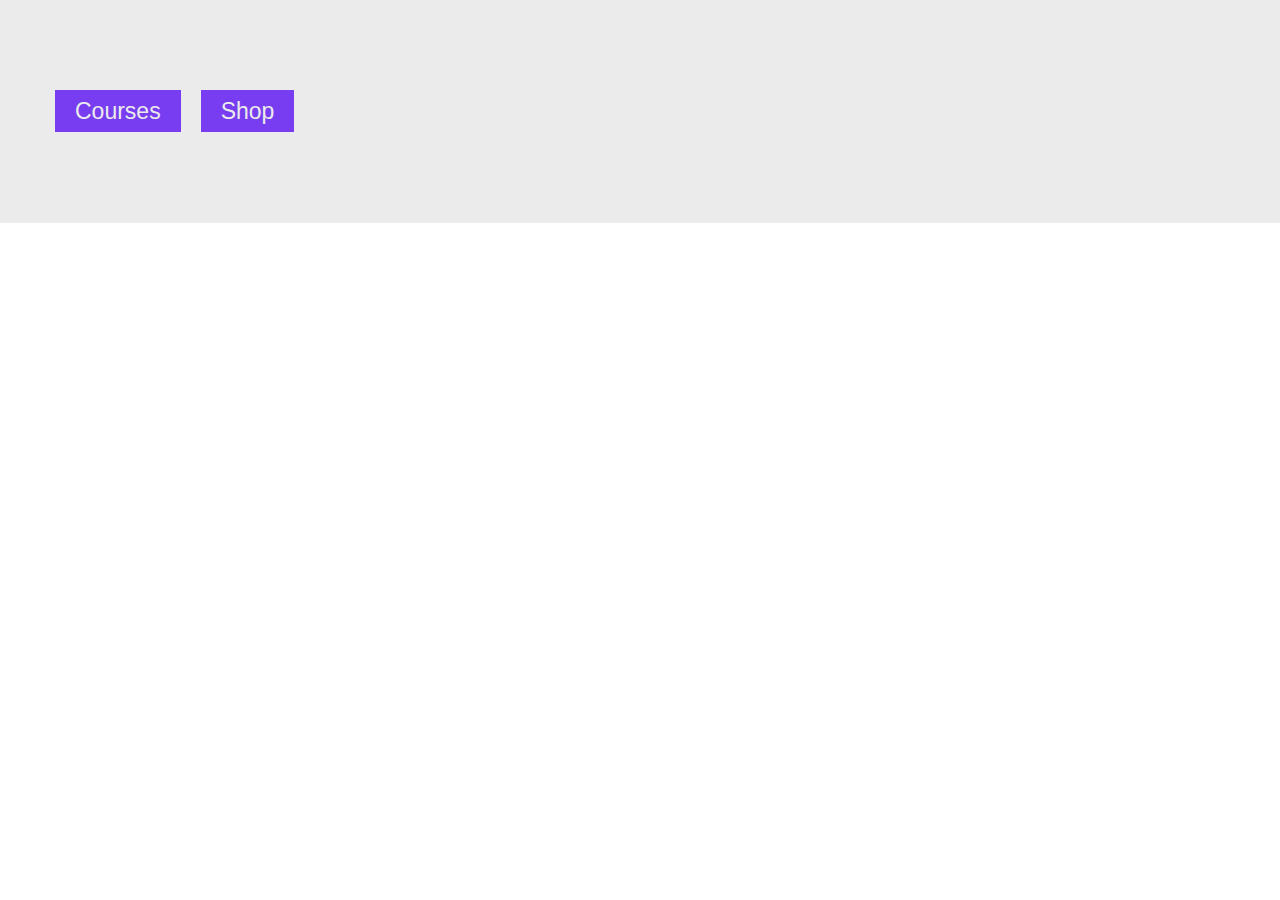
<file: index.html>
<!DOCTYPE html>
<html lang="en">
    <head>
        <meta charset="UTF-8" />
        <meta name="viewport" content="width=device-width, initial-scale=1.0" />
        <title>Scholars</title>

        <!-- Reset Css -->
        <link rel="stylesheet" href="./css/reset.css" />
        <link rel="stylesheet" href="./css/styles.css" />
    </head>
    <body>
        <div class="index">
            <div class="container">
                <ul class="index__list">
                    <li class="index__item">
                        <a href="./courses.html" class="index__link">Courses</a>
                    </li>
                    <li class="index__item">
                        <a href="./shop.html" class="index__link">Shop</a>
                    </li>
                </ul>
            </div>
        </div>
    </body>
</html>
</file>
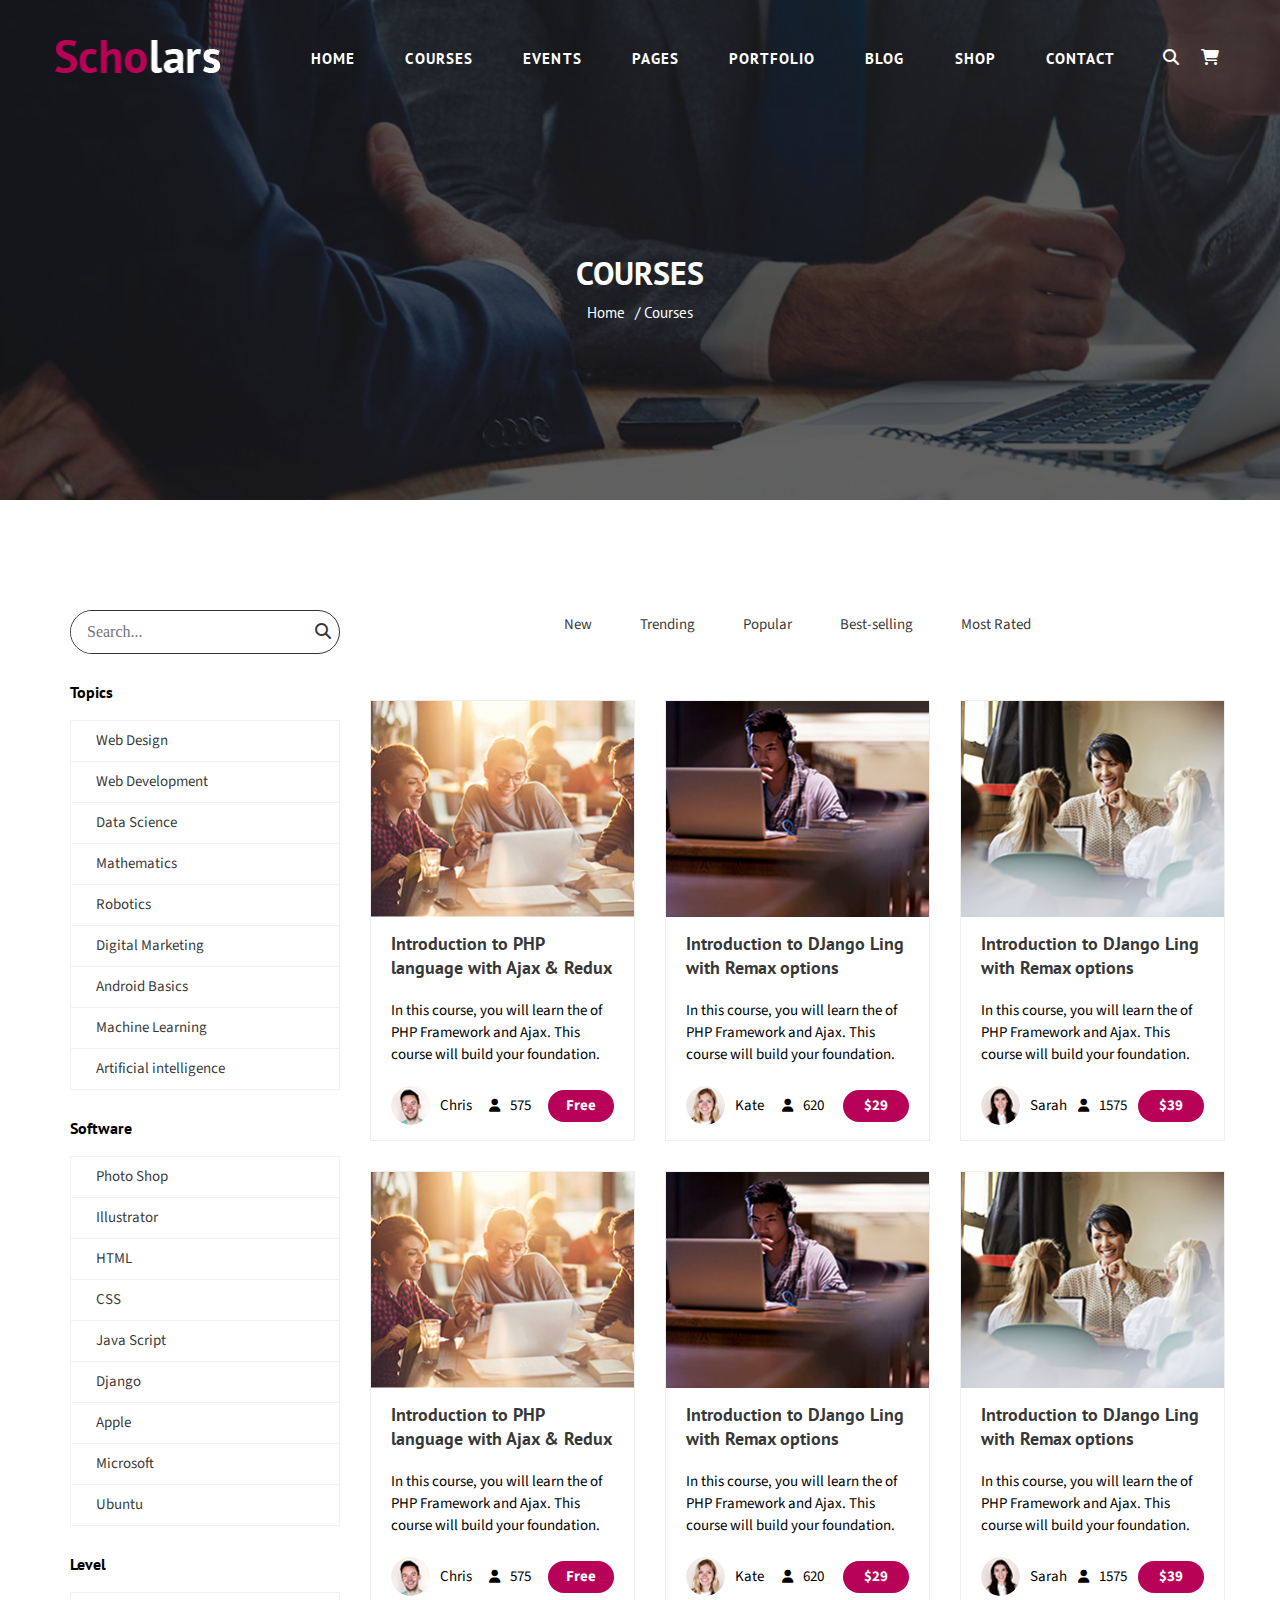
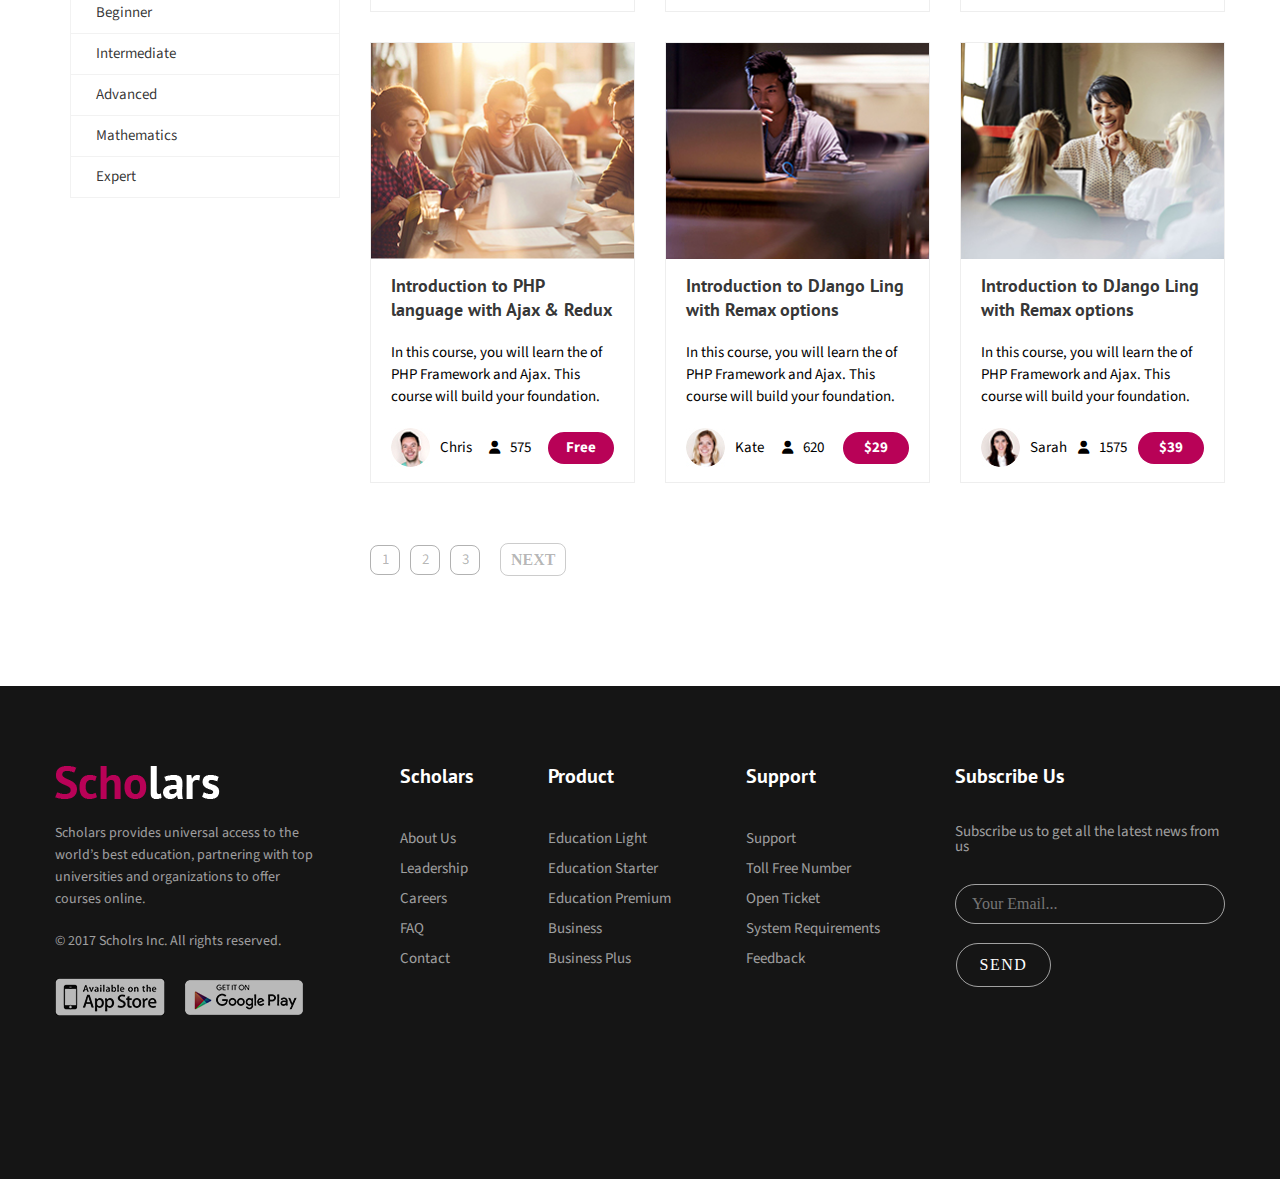
<file: Courses.html>
<!DOCTYPE html>
<html lang="en">
    <head>
        <meta charset="UTF-8" />
        <meta name="viewport" content="width=device-width, initial-scale=1.0" />
        <title>Scholars</title>

        <!-- Reset Css -->
        <link rel="stylesheet" href="./css/reset.css" />

        <!-- Google Font -->
        <link rel="preconnect" href="https://fonts.googleapis.com" />
        <link rel="preconnect" href="https://fonts.gstatic.com" crossorigin />
        <link
            href="https://fonts.googleapis.com/css2?family=PT+Sans:ital,wght@0,400;0,700;1,400;1,700&family=Source+Sans+3:ital,wght@0,200..900;1,200..900&display=swap"
            rel="stylesheet"
        />

        <!-- Font Awesome -->
        <link rel="preconnect" href="https://cdnjs.cloudflare.com" />
        <link
            rel="stylesheet"
            href="https://cdnjs.cloudflare.com/ajax/libs/font-awesome/6.7.2/css/all.min.css"
            integrity="sha512-Evv84Mr4kqVGRNSgIGL/F/aIDqQb7xQ2vcrdIwxfjThSH8CSR7PBEakCr51Ck+w+/U6swU2Im1vVX0SVk9ABhg=="
            crossorigin="anonymous"
            referrerpolicy="no-referrer"
        />

        <!-- Styles Css -->
        <link rel="stylesheet" href="./css/styles.css" />
    </head>
    <body>
        <!-- Header -->
        <header class="header">
            <div class="inner">
                <div class="container">
                    <div class="wrapper">
                        <div class="header-top">
                            <a href="#!"
                                ><img
                                    src="./img/logo.png"
                                    alt="Logo"
                                    class="logo"
                            /></a>
                            <ul class="nav-list">
                                <li class="nav-item">
                                    <a href="#!">HOME</a>
                                    <ul class="submenu-list">
                                        <li>
                                            <a href="#!" class="submenu-item"
                                                >Home Version One</a
                                            >
                                        </li>
                                        <li>
                                            <a href="#!" class="submenu-item"
                                                >Home Version Two</a
                                            >
                                        </li>
                                        <li>
                                            <a href="#!" class="submenu-item"
                                                >Home Video Background</a
                                            >
                                        </li>
                                    </ul>
                                </li>
                                <li class="nav-item">
                                    <a href="#!">COURSES</a>
                                    <ul class="submenu-list">
                                        <li>
                                            <a href="#!" class="submenu-item"
                                                >Courses 2 Column</a
                                            >
                                        </li>
                                        <li>
                                            <a href="#!" class="submenu-item"
                                                >Courses 3 Column</a
                                            >
                                        </li>
                                        <li>
                                            <a href="#!" class="submenu-item"
                                                >Courses Detail</a
                                            >
                                        </li>
                                    </ul>
                                </li>
                                <li class="nav-item">
                                    <a href="#!">EVENTS</a>
                                    <ul class="submenu-list">
                                        <li>
                                            <a href="#!" class="submenu-item"
                                                >Events List</a
                                            >
                                        </li>
                                        <li>
                                            <a href="#!" class="submenu-item"
                                                >Events Grid</a
                                            >
                                        </li>
                                        <li>
                                            <a href="#!" class="submenu-item"
                                                >Events Single</a
                                            >
                                        </li>
                                    </ul>
                                </li>
                                <li class="nav-item">
                                    <a href="#!">PAGES</a>
                                    <ul class="submenu-list">
                                        <li>
                                            <a href="#!" class="submenu-item"
                                                >Our Teachers</a
                                            >
                                        </li>
                                        <li>
                                            <a href="#!" class="submenu-item"
                                                >Teachers Profile</a
                                            >
                                        </li>
                                        <li>
                                            <a href="#!" class="submenu-item"
                                                >About Us</a
                                            >
                                        </li>
                                        <li>
                                            <a href="#!" class="submenu-item"
                                                >Error Page</a
                                            >
                                        </li>
                                        <li>
                                            <a href="#!" class="submenu-item"
                                                >FAQ Page</a
                                            >
                                        </li>
                                        <li>
                                            <a href="#!" class="submenu-item"
                                                >Login</a
                                            >
                                        </li>
                                        <li>
                                            <a href="#!" class="submenu-item"
                                                >Sign up</a
                                            >
                                        </li>
                                    </ul>
                                </li>
                                <li class="nav-item">
                                    <a href="#!">PORTFOLIO</a>
                                    <ul class="submenu-list">
                                        <li>
                                            <a href="#!" class="submenu-item"
                                                >Portfolio 2 Column</a
                                            >
                                        </li>
                                        <li>
                                            <a href="#!" class="submenu-item"
                                                >Portfolio 3 Column</a
                                            >
                                        </li>
                                        <li>
                                            <a href="#!" class="submenu-item"
                                                >Portfolio 4 Column</a
                                            >
                                        </li>
                                    </ul>
                                </li>
                                <li class="nav-item">
                                    <a href="#!">BLOG</a>
                                    <ul class="submenu-list">
                                        <li>
                                            <a href="#!" class="submenu-item"
                                                >Blog</a
                                            >
                                        </li>
                                        <li>
                                            <a href="#!" class="submenu-item"
                                                >Blog Details</a
                                            >
                                        </li>
                                    </ul>
                                </li>
                                <li class="nav-item">
                                    <a href="#!">SHOP</a>
                                    <ul class="submenu-list">
                                        <li>
                                            <a href="#!" class="submenu-item"
                                                >Shop Page</a
                                            >
                                        </li>
                                        <li>
                                            <a href="#!" class="submenu-item"
                                                >Shop Details</a
                                            >
                                        </li>
                                    </ul>
                                </li>
                                <li class="nav-item">
                                    <a href="#!">CONTACT</a>
                                </li>
                            </ul>
                            <div class="action">
                                <button class="action-btn">
                                    <i class="fa-solid fa-magnifying-glass"></i>
                                </button>
                                <button class="action-btn">
                                    <i class="fa-solid fa-cart-shopping"></i>
                                </button>
                            </div>
                        </div>
                        <div class="header-content">
                            <h1 class="header-heading">COURSES</h1>
                            <ul class="header-breadcrumb">
                                <li class="breadcrumb">
                                    <a href="#!">Home</a>
                                </li>
                                <li class="breadcrumb">
                                    <a href="#!">Courses</a>
                                </li>
                            </ul>
                        </div>
                    </div>
                </div>
            </div>
        </header>
        <!-- Main -->
        <main class="main">
            <div class="container">
                <div class="main-wrapper">
                    <div class="sidebar">
                        <form action="" class="search-form" autocomplete="off">
                            <input
                                type="text"
                                class="search-input"
                                placeholder="Search..."
                                spellcheck="false"
                            />
                            <button class="search-btn">
                                <i class="fa-solid fa-magnifying-glass"></i>
                            </button>
                        </form>
                        <h2 class="sidebar-heading">Topics</h2>
                        <ul class="sidebar-list">
                            <li class="sidebar-item">
                                <a href="#!">Web Design</a>
                            </li>
                            <li class="sidebar-item">
                                <a href="#!">Web Development</a>
                            </li>
                            <li class="sidebar-item">
                                <a href="#!">Data Science</a>
                            </li>
                            <li class="sidebar-item">
                                <a href="#!">Mathematics</a>
                            </li>
                            <li class="sidebar-item">
                                <a href="#!">Robotics</a>
                            </li>
                            <li class="sidebar-item">
                                <a href="#!">Digital Marketing</a>
                            </li>
                            <li class="sidebar-item">
                                <a href="#!">Android Basics</a>
                            </li>
                            <li class="sidebar-item">
                                <a href="#!">Machine Learning</a>
                            </li>
                            <li class="sidebar-item">
                                <a href="#!">Artificial intelligence</a>
                            </li>
                        </ul>
                        <h2 class="sidebar-heading">Software</h2>
                        <ul class="sidebar-list">
                            <li class="sidebar-item">
                                <a href="#!">Photo Shop</a>
                            </li>
                            <li class="sidebar-item">
                                <a href="#!">Illustrator</a>
                            </li>
                            <li class="sidebar-item"><a href="#!">HTML</a></li>
                            <li class="sidebar-item"><a href="#!">CSS</a></li>
                            <li class="sidebar-item">
                                <a href="#!">Java Script</a>
                            </li>
                            <li class="sidebar-item">
                                <a href="#!">Django</a>
                            </li>
                            <li class="sidebar-item"><a href="#!">Apple</a></li>
                            <li class="sidebar-item">
                                <a href="#!">Microsoft</a>
                            </li>
                            <li class="sidebar-item">
                                <a href="#!">Ubuntu</a>
                            </li>
                        </ul>
                        <h2 class="sidebar-heading">Level</h2>
                        <ul class="sidebar-list">
                            <li class="sidebar-item">
                                <a href="#!">Beginner</a>
                            </li>
                            <li class="sidebar-item">
                                <a href="#!">Intermediate</a>
                            </li>
                            <li class="sidebar-item">
                                <a href="#!">Advanced</a>
                            </li>
                            <li class="sidebar-item">
                                <a href="#!">Mathematics</a>
                            </li>
                            <li class="sidebar-item">
                                <a href="#!">Expert</a>
                            </li>
                        </ul>
                    </div>
                    <div class="main-content">
                        <ul class="breadcrumb-list">
                            <li class="breadcrumb-item">
                                <a href="#!">New</a>
                            </li>
                            <li class="breadcrumb-item">
                                <a href="#!">Trending</a>
                            </li>
                            <li class="breadcrumb-item">
                                <a href="#!">Popular</a>
                            </li>
                            <li class="breadcrumb-item">
                                <a href="#!">Best-selling</a>
                            </li>
                            <li class="breadcrumb-item">
                                <a href="#!">Most Rated</a>
                            </li>
                        </ul>
                        <div class="content-body">
                            <!-- Content Item 1 -->
                            <div class="content-item">
                                <a href="#!"
                                    ><img
                                        src="./img/img-content-item-1.jpg"
                                        alt=""
                                        class="content-item-img"
                                /></a>
                                <div class="content-item-inner">
                                    <a href="#!">
                                        <h3 class="content-title">
                                            Introduction to PHP language with
                                            Ajax & Redux
                                        </h3>
                                    </a>
                                    <p class="content-desc">
                                        In this course, you will learn the of
                                        PHP Framework and Ajax. This course will
                                        build your foundation.
                                    </p>
                                    <div class="content-info">
                                        <a href="#!" class="info-link"
                                            ><img
                                                src="./img/info-avatar-1.jpg"
                                                alt=""
                                                class="info-avatar"
                                            />Chris</a
                                        >
                                        <div class="info-quantity">
                                            <i class="fa-solid fa-user"></i>
                                            <span>575</span>
                                        </div>
                                        <a href="#!" class="info-btn">Free</a>
                                    </div>
                                </div>
                            </div>

                            <!-- Content Item 2 -->
                            <div class="content-item">
                                <a href="#!"
                                    ><img
                                        src="./img/img-content-item-2.jpg"
                                        alt=""
                                        class="content-item-img"
                                /></a>
                                <div class="content-item-inner">
                                    <a href="#!">
                                        <h3 class="content-title">
                                            Introduction to DJango Ling with
                                            Remax options
                                        </h3>
                                    </a>
                                    <p class="content-desc">
                                        In this course, you will learn the of
                                        PHP Framework and Ajax. This course will
                                        build your foundation.
                                    </p>
                                    <div class="content-info">
                                        <a href="#!" class="info-link">
                                            <img
                                                src="./img/info-avatar-2.jpg"
                                                alt=""
                                                class="info-avatar"
                                            />
                                            Kate
                                        </a>
                                        <div class="info-quantity">
                                            <i class="fa-solid fa-user"></i>
                                            <span>620</span>
                                        </div>
                                        <a href="#!" class="info-btn">$29</a>
                                    </div>
                                </div>
                            </div>

                            <!-- Content Item 3 -->
                            <div class="content-item">
                                <a href="#!"
                                    ><img
                                        src="./img/img-content-item-3.jpg"
                                        alt=""
                                        class="content-item-img"
                                /></a>
                                <div class="content-item-inner">
                                    <a href="#!">
                                        <h3 class="content-title">
                                            Introduction to DJango Ling with
                                            Remax options
                                        </h3>
                                    </a>
                                    <p class="content-desc">
                                        In this course, you will learn the of
                                        PHP Framework and Ajax. This course will
                                        build your foundation.
                                    </p>
                                    <div class="content-info">
                                        <a href="#!" class="info-link"
                                            ><img
                                                src="./img/info-avatar-3.jpg"
                                                alt=""
                                                class="info-avatar"
                                            />Sarah</a
                                        >
                                        <div class="info-quantity">
                                            <i class="fa-solid fa-user"></i>
                                            <span>1575</span>
                                        </div>
                                        <a href="#!" class="info-btn">$39</a>
                                    </div>
                                </div>
                            </div>

                            <!-- Content Item 4 -->
                            <div class="content-item">
                                <a href="#!"
                                    ><img
                                        src="./img/img-content-item-1.jpg"
                                        alt=""
                                        class="content-item-img"
                                /></a>
                                <div class="content-item-inner">
                                    <a href="#!">
                                        <h3 class="content-title">
                                            Introduction to PHP language with
                                            Ajax & Redux
                                        </h3>
                                    </a>
                                    <p class="content-desc">
                                        In this course, you will learn the of
                                        PHP Framework and Ajax. This course will
                                        build your foundation.
                                    </p>
                                    <div class="content-info">
                                        <a href="#!" class="info-link"
                                            ><img
                                                src="./img/info-avatar-1.jpg"
                                                alt=""
                                                class="info-avatar"
                                            />Chris</a
                                        >
                                        <div class="info-quantity">
                                            <i class="fa-solid fa-user"></i>
                                            <span>575</span>
                                        </div>
                                        <a href="#!" class="info-btn">Free</a>
                                    </div>
                                </div>
                            </div>

                            <!-- Content Item 5 -->
                            <div class="content-item">
                                <a href="#!"
                                    ><img
                                        src="./img/img-content-item-2.jpg"
                                        alt=""
                                        class="content-item-img"
                                /></a>
                                <div class="content-item-inner">
                                    <a href="#!">
                                        <h3 class="content-title">
                                            Introduction to DJango Ling with
                                            Remax options
                                        </h3>
                                    </a>
                                    <p class="content-desc">
                                        In this course, you will learn the of
                                        PHP Framework and Ajax. This course will
                                        build your foundation.
                                    </p>
                                    <div class="content-info">
                                        <a href="#!" class="info-link">
                                            <img
                                                src="./img/info-avatar-2.jpg"
                                                alt=""
                                                class="info-avatar"
                                            />
                                            Kate
                                        </a>
                                        <div class="info-quantity">
                                            <i class="fa-solid fa-user"></i>
                                            <span>620</span>
                                        </div>
                                        <a href="#!" class="info-btn">$29</a>
                                    </div>
                                </div>
                            </div>

                            <!-- Content Item 6 -->
                            <div class="content-item">
                                <a href="#!"
                                    ><img
                                        src="./img/img-content-item-3.jpg"
                                        alt=""
                                        class="content-item-img"
                                /></a>
                                <div class="content-item-inner">
                                    <a href="#!">
                                        <h3 class="content-title">
                                            Introduction to DJango Ling with
                                            Remax options
                                        </h3>
                                    </a>
                                    <p class="content-desc">
                                        In this course, you will learn the of
                                        PHP Framework and Ajax. This course will
                                        build your foundation.
                                    </p>
                                    <div class="content-info">
                                        <a href="#!" class="info-link"
                                            ><img
                                                src="./img/info-avatar-3.jpg"
                                                alt=""
                                                class="info-avatar"
                                            />Sarah</a
                                        >
                                        <div class="info-quantity">
                                            <i class="fa-solid fa-user"></i>
                                            <span>1575</span>
                                        </div>
                                        <a href="#!" class="info-btn">$39</a>
                                    </div>
                                </div>
                            </div>

                            <!-- Content Item 7 -->
                            <div class="content-item">
                                <a href="#!"
                                    ><img
                                        src="./img/img-content-item-1.jpg"
                                        alt=""
                                        class="content-item-img"
                                /></a>
                                <div class="content-item-inner">
                                    <a href="#!">
                                        <h3 class="content-title">
                                            Introduction to PHP language with
                                            Ajax & Redux
                                        </h3>
                                    </a>
                                    <p class="content-desc">
                                        In this course, you will learn the of
                                        PHP Framework and Ajax. This course will
                                        build your foundation.
                                    </p>
                                    <div class="content-info">
                                        <a href="#!" class="info-link"
                                            ><img
                                                src="./img/info-avatar-1.jpg"
                                                alt=""
                                                class="info-avatar"
                                            />Chris</a
                                        >
                                        <div class="info-quantity">
                                            <i class="fa-solid fa-user"></i>
                                            <span>575</span>
                                        </div>
                                        <a href="#!" class="info-btn">Free</a>
                                    </div>
                                </div>
                            </div>

                            <!-- Content Item 8 -->
                            <div class="content-item">
                                <a href="#!"
                                    ><img
                                        src="./img/img-content-item-2.jpg"
                                        alt=""
                                        class="content-item-img"
                                /></a>
                                <div class="content-item-inner">
                                    <a href="#!">
                                        <h3 class="content-title">
                                            Introduction to DJango Ling with
                                            Remax options
                                        </h3>
                                    </a>
                                    <p class="content-desc">
                                        In this course, you will learn the of
                                        PHP Framework and Ajax. This course will
                                        build your foundation.
                                    </p>
                                    <div class="content-info">
                                        <a href="#!" class="info-link">
                                            <img
                                                src="./img/info-avatar-2.jpg"
                                                alt=""
                                                class="info-avatar"
                                            />
                                            Kate
                                        </a>
                                        <div class="info-quantity">
                                            <i class="fa-solid fa-user"></i>
                                            <span>620</span>
                                        </div>
                                        <a href="#!" class="info-btn">$29</a>
                                    </div>
                                </div>
                            </div>

                            <!-- Content Item 9 -->
                            <div class="content-item">
                                <a href="#!"
                                    ><img
                                        src="./img/img-content-item-3.jpg"
                                        alt=""
                                        class="content-item-img"
                                /></a>
                                <div class="content-item-inner">
                                    <a href="#!">
                                        <h3 class="content-title">
                                            Introduction to DJango Ling with
                                            Remax options
                                        </h3>
                                    </a>
                                    <p class="content-desc">
                                        In this course, you will learn the of
                                        PHP Framework and Ajax. This course will
                                        build your foundation.
                                    </p>
                                    <div class="content-info">
                                        <a href="#!" class="info-link"
                                            ><img
                                                src="./img/info-avatar-3.jpg"
                                                alt=""
                                                class="info-avatar"
                                            />
                                            Sarah
                                        </a>
                                        <div class="info-quantity">
                                            <i class="fa-solid fa-user"></i>
                                            <span>1575</span>
                                        </div>
                                        <a href="#!" class="info-btn">$39</a>
                                    </div>
                                </div>
                            </div>
                        </div>
                        <div class="action">
                            <ul class="action-list">
                                <li class="action-link"><a href="#!">1</a></li>
                                <li class="action-link"><a href="#!">2</a></li>
                                <li class="action-link"><a href="#!">3</a></li>
                            </ul>
                            <button class="action-btn">NEXT</button>
                        </div>
                    </div>
                </div>
            </div>
        </main>
        <!-- Footer -->
        <footer class="footer">
            <div class="container">
                <div class="footer-inner">
                    <!-- footer-col 1 -->
                    <div class="footer-col">
                        <a href="#!"
                            ><img
                                src="./img/logo.png"
                                alt=""
                                class="footer-logo"
                        /></a>
                        <p class="footer-desc">
                            Scholars provides universal access to the world’s
                            best education, partnering with top universities and
                            organizations to offer courses online.
                        </p>
                        <p class="footer-sub-desc">
                            © 2017 Scholrs Inc. All rights reserved.
                        </p>
                        <div class="footer-link">
                            <a href="#!"
                                ><img
                                    src="./img/img-footer-1.png"
                                    alt=""
                                    class="link-img"
                            /></a>
                            <a href="#!"
                                ><img
                                    src="./img/img-footer-2.png"
                                    alt=""
                                    class="link-img"
                            /></a>
                        </div>
                    </div>

                    <!-- footer-col 2-->
                    <div class="footer-col">
                        <h2 class="footer-title">Scholars</h2>
                        <ul class="footer-list">
                            <li class="footer-item">
                                <a href="#!">About Us</a>
                            </li>
                            <li class="footer-item">
                                <a href="#!">Leadership</a>
                            </li>
                            <li class="footer-item">
                                <a href="#!">Careers</a>
                            </li>
                            <li class="footer-item"><a href="#!">FAQ</a></li>
                            <li class="footer-item">
                                <a href="#!">Contact</a>
                            </li>
                        </ul>
                    </div>

                    <!-- footer-col 3 -->
                    <div class="footer-col">
                        <h2 class="footer-title">Product</h2>
                        <ul class="footer-list">
                            <li class="footer-item">
                                <a href="#!">Education Light</a>
                            </li>
                            <li class="footer-item">
                                <a href="#!">Education Starter</a>
                            </li>
                            <li class="footer-item">
                                <a href="#!">Education Premium</a>
                            </li>
                            <li class="footer-item">
                                <a href="#!">Business</a>
                            </li>
                            <li class="footer-item">
                                <a href="#!">Business Plus</a>
                            </li>
                        </ul>
                    </div>

                    <!-- footer-col 4 -->
                    <div class="footer-col">
                        <h2 class="footer-title">Support</h2>
                        <ul class="footer-list">
                            <li class="footer-item">
                                <a href="#!">Support</a>
                            </li>
                            <li class="footer-item">
                                <a href="#!">Toll Free Number</a>
                            </li>
                            <li class="footer-item">
                                <a href="#!">Open Ticket</a>
                            </li>
                            <li class="footer-item">
                                <a href="#!">System Requirements</a>
                            </li>
                            <li class="footer-item">
                                <a href="#!">Feedback</a>
                            </li>
                        </ul>
                    </div>

                    <!-- footer-col 5 -->
                    <div class="footer-col">
                        <h2 class="footer-title">Subscribe Us</h2>
                        <p class="footer-sub-title">
                            Subscribe us to get all the latest news from us
                        </p>
                        <form action="" class="footer-form">
                            <input
                                type="email"
                                class="form-input"
                                placeholder="Your Email..."
                            />
                            <button class="form-btn">SEND</button>
                        </form>
                    </div>
                </div>
            </div>
        </footer>
    </body>
</html>
</file>
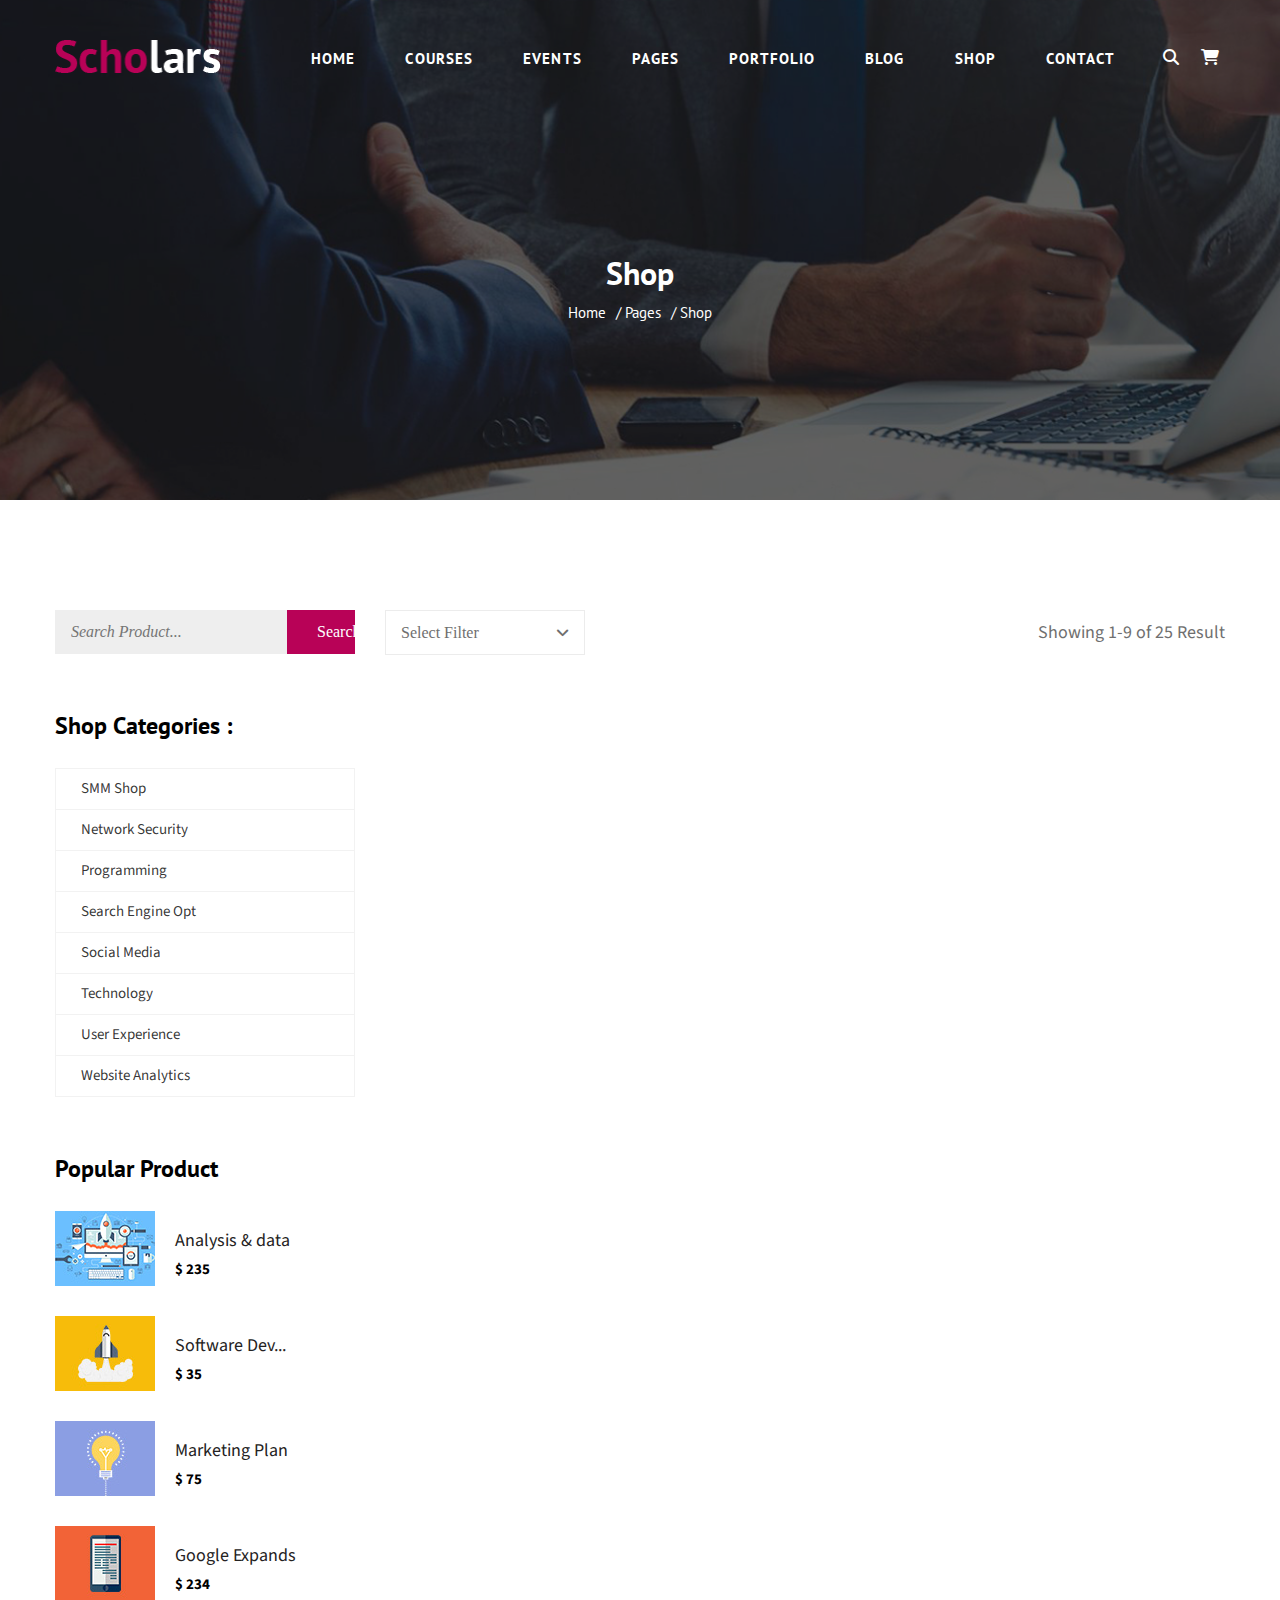
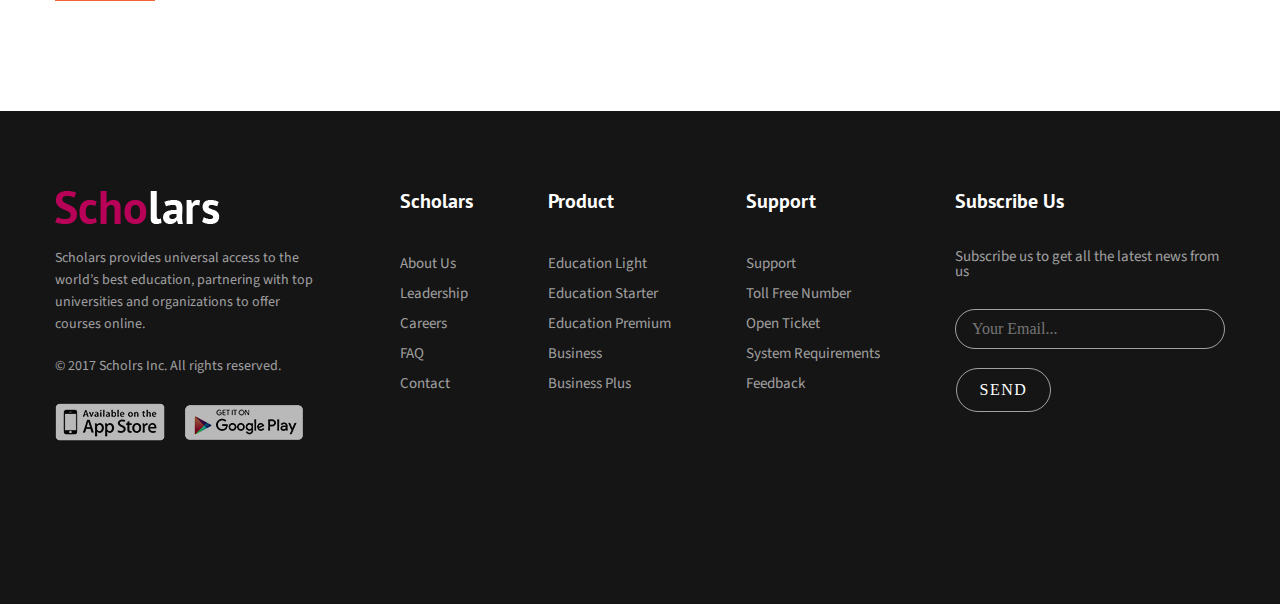
<file: shop.html>
<!DOCTYPE html>
<html lang="en">
    <head>
        <meta charset="UTF-8" />
        <meta name="viewport" content="width=device-width, initial-scale=1.0" />
        <title>Scholars</title>

        <!-- Reset Css -->
        <link rel="stylesheet" href="./css/reset.css" />

        <!-- Google Font -->
        <link rel="preconnect" href="https://fonts.googleapis.com" />
        <link rel="preconnect" href="https://fonts.gstatic.com" crossorigin />
        <link
            href="https://fonts.googleapis.com/css2?family=PT+Sans:ital,wght@0,400;0,700;1,400;1,700&family=Source+Sans+3:ital,wght@0,200..900;1,200..900&display=swap"
            rel="stylesheet"
        />

        <!-- Font Awesome -->
        <link rel="preconnect" href="https://cdnjs.cloudflare.com" />
        <link
            rel="stylesheet"
            href="https://cdnjs.cloudflare.com/ajax/libs/font-awesome/6.7.2/css/all.min.css"
            integrity="sha512-Evv84Mr4kqVGRNSgIGL/F/aIDqQb7xQ2vcrdIwxfjThSH8CSR7PBEakCr51Ck+w+/U6swU2Im1vVX0SVk9ABhg=="
            crossorigin="anonymous"
            referrerpolicy="no-referrer"
        />

        <!-- Styles Css -->
        <link rel="stylesheet" href="./css/styles.css" />
    </head>
    <body>
        <!-- Header -->
        <header class="header">
            <div class="inner">
                <div class="container">
                    <div class="wrapper">
                        <div class="header-top">
                            <a href="#!"
                                ><img
                                    src="./img/logo.png"
                                    alt="Logo"
                                    class="logo"
                            /></a>
                            <ul class="nav-list">
                                <li class="nav-item">
                                    <a href="#!">HOME</a>
                                    <ul class="submenu-list">
                                        <li>
                                            <a href="#!" class="submenu-item"
                                                >Home Version One</a
                                            >
                                        </li>
                                        <li>
                                            <a href="#!" class="submenu-item"
                                                >Home Version Two</a
                                            >
                                        </li>
                                        <li>
                                            <a href="#!" class="submenu-item"
                                                >Home Video Background</a
                                            >
                                        </li>
                                    </ul>
                                </li>
                                <li class="nav-item">
                                    <a href="#!">COURSES</a>
                                    <ul class="submenu-list">
                                        <li>
                                            <a href="#!" class="submenu-item"
                                                >Courses 2 Column</a
                                            >
                                        </li>
                                        <li>
                                            <a href="#!" class="submenu-item"
                                                >Courses 3 Column</a
                                            >
                                        </li>
                                        <li>
                                            <a href="#!" class="submenu-item"
                                                >Courses Detail</a
                                            >
                                        </li>
                                    </ul>
                                </li>
                                <li class="nav-item">
                                    <a href="#!">EVENTS</a>
                                    <ul class="submenu-list">
                                        <li>
                                            <a href="#!" class="submenu-item"
                                                >Events List</a
                                            >
                                        </li>
                                        <li>
                                            <a href="#!" class="submenu-item"
                                                >Events Grid</a
                                            >
                                        </li>
                                        <li>
                                            <a href="#!" class="submenu-item"
                                                >Events Single</a
                                            >
                                        </li>
                                    </ul>
                                </li>
                                <li class="nav-item">
                                    <a href="#!">PAGES</a>
                                    <ul class="submenu-list">
                                        <li>
                                            <a href="#!" class="submenu-item"
                                                >Our Teachers</a
                                            >
                                        </li>
                                        <li>
                                            <a href="#!" class="submenu-item"
                                                >Teachers Profile</a
                                            >
                                        </li>
                                        <li>
                                            <a href="#!" class="submenu-item"
                                                >About Us</a
                                            >
                                        </li>
                                        <li>
                                            <a href="#!" class="submenu-item"
                                                >Error Page</a
                                            >
                                        </li>
                                        <li>
                                            <a href="#!" class="submenu-item"
                                                >FAQ Page</a
                                            >
                                        </li>
                                        <li>
                                            <a href="#!" class="submenu-item"
                                                >Login</a
                                            >
                                        </li>
                                        <li>
                                            <a href="#!" class="submenu-item"
                                                >Sign up</a
                                            >
                                        </li>
                                    </ul>
                                </li>
                                <li class="nav-item">
                                    <a href="#!">PORTFOLIO</a>
                                    <ul class="submenu-list">
                                        <li>
                                            <a href="#!" class="submenu-item"
                                                >Portfolio 2 Column</a
                                            >
                                        </li>
                                        <li>
                                            <a href="#!" class="submenu-item"
                                                >Portfolio 3 Column</a
                                            >
                                        </li>
                                        <li>
                                            <a href="#!" class="submenu-item"
                                                >Portfolio 4 Column</a
                                            >
                                        </li>
                                    </ul>
                                </li>
                                <li class="nav-item">
                                    <a href="#!">BLOG</a>
                                    <ul class="submenu-list">
                                        <li>
                                            <a href="#!" class="submenu-item"
                                                >Blog</a
                                            >
                                        </li>
                                        <li>
                                            <a href="#!" class="submenu-item"
                                                >Blog Details</a
                                            >
                                        </li>
                                    </ul>
                                </li>
                                <li class="nav-item">
                                    <a href="#!">SHOP</a>
                                    <ul class="submenu-list">
                                        <li>
                                            <a href="#!" class="submenu-item"
                                                >Shop Page</a
                                            >
                                        </li>
                                        <li>
                                            <a href="#!" class="submenu-item"
                                                >Shop Details</a
                                            >
                                        </li>
                                    </ul>
                                </li>
                                <li class="nav-item">
                                    <a href="#!">CONTACT</a>
                                </li>
                            </ul>
                            <div class="action">
                                <button class="action-btn">
                                    <i class="fa-solid fa-magnifying-glass"></i>
                                </button>
                                <button class="action-btn">
                                    <i class="fa-solid fa-cart-shopping"></i>
                                </button>
                            </div>
                        </div>
                        <div class="header-content">
                            <h1 class="header-heading">Shop</h1>
                            <ul class="header-breadcrumb">
                                <li class="breadcrumb">
                                    <a href="#!">Home</a>
                                </li>
                                <li class="breadcrumb">
                                    <a href="#!">Pages</a>
                                </li>
                                <li class="breadcrumb">
                                    <a href="#!">Shop</a>
                                </li>
                            </ul>
                        </div>
                    </div>
                </div>
            </div>
        </header>
        <!-- Main -->
        <main class="main">
            <div class="container">
                <div class="shop">
                    <div class="sidebar">
                        <form
                            action=""
                            class="search-form shop-form"
                            autocomplete="off"
                        >
                            <input
                                type="text"
                                class="search-input shop-input"
                                placeholder="Search Product..."
                                spellcheck="false"
                            />
                            <button class="search-btn shop-btn">Search</button>
                        </form>
                        <h2 class="sidebar-heading">Shop Categories :</h2>
                        <ul class="sidebar-list">
                            <li class="sidebar-item">
                                <a href="#!">SMM Shop</a>
                            </li>
                            <li class="sidebar-item">
                                <a href="#!">Network Security</a>
                            </li>
                            <li class="sidebar-item">
                                <a href="#!">Programming</a>
                            </li>
                            <li class="sidebar-item">
                                <a href="#!">Search Engine Opt</a>
                            </li>
                            <li class="sidebar-item">
                                <a href="#!">Social Media</a>
                            </li>
                            <li class="sidebar-item">
                                <a href="#!">Technology</a>
                            </li>
                            <li class="sidebar-item">
                                <a href="#!">User Experience</a>
                            </li>
                            <li class="sidebar-item">
                                <a href="#!">Website Analytics</a>
                            </li>
                        </ul>
                        <h2 class="sidebar-heading">Popular Product</h2>
                        <div class="sidebar-Product">
                            <img
                                src="./img/img-sidebar-shop-1.jpg"
                                alt=""
                                class="sidebar-Product"
                            />
                            <div class="sidebar-Product-info">
                                <a href="#!"
                                    ><p class="sidebar-Product-title">
                                        Analysis & data
                                    </p></a
                                >
                                <span class="sidebar-Product-price">$ 235</span>
                            </div>
                        </div>
                        <div class="sidebar-Product">
                            <img
                                src="./img/img-sidebar-shop-2.jpg"
                                alt=""
                                class="sidebar-Product"
                            />
                            <div class="sidebar-Product-info">
                                <a href="#!"
                                    ><p class="sidebar-Product-title">
                                        Software Dev...
                                    </p></a
                                >
                                <span class="sidebar-Product-price">$ 35</span>
                            </div>
                        </div>
                        <div class="sidebar-Product">
                            <img
                                src="./img/img-sidebar-shop-3.jpg"
                                alt=""
                                class="sidebar-Product"
                            />
                            <div class="sidebar-Product-info">
                                <a href="#!"
                                    ><p class="sidebar-Product-title">
                                        Marketing Plan
                                    </p></a
                                >
                                <span class="sidebar-Product-price">$ 75</span>
                            </div>
                        </div>
                        <div class="sidebar-Product">
                            <img
                                src="./img/img-sidebar-shop-4.jpg"
                                alt=""
                                class="sidebar-Product"
                            />
                            <div class="sidebar-Product-info">
                                <a href="#!"
                                    ><p class="sidebar-Product-title">
                                        Google Expands
                                    </p></a
                                >
                                <span class="sidebar-Product-price">$ 234</span>
                            </div>
                        </div>
                    </div>
                    <div class="shop-body">
                        <div class="shop-top">
                            <button class="shop-top-btn">
                                <span class="btn-text">Select Filter</span>
                                <i class="fa-solid fa-angle-down btn-caret"></i>
                                <ul class="menu-dropdown-list">
                                    <li>
                                        <a href="#!" class="menu-dropdown-item"
                                            >Select Filter</a
                                        >
                                    </li>
                                    <li>
                                        <a href="#!" class="menu-dropdown-item"
                                            >By Price</a
                                        >
                                    </li>
                                    <li>
                                        <a href="#!" class="menu-dropdown-item"
                                            >By Category</a
                                        >
                                    </li>
                                    <li>
                                        <a href="#!" class="menu-dropdown-item"
                                            >By Date</a
                                        >
                                    </li>
                                </ul>
                            </button>
                            <p class="shop-top-desc">
                                Showing 1-9 of 25 Result
                            </p>
                        </div>
                        <div class="shop-content"></div>
                    </div>
                </div>
            </div>
        </main>
        <!-- Footer -->
        <footer class="footer">
            <div class="container">
                <div class="footer-inner">
                    <!-- footer-col 1 -->
                    <div class="footer-col">
                        <a href="#!"
                            ><img
                                src="./img/logo.png"
                                alt=""
                                class="footer-logo"
                        /></a>
                        <p class="footer-desc">
                            Scholars provides universal access to the world’s
                            best education, partnering with top universities and
                            organizations to offer courses online.
                        </p>
                        <p class="footer-sub-desc">
                            © 2017 Scholrs Inc. All rights reserved.
                        </p>
                        <div class="footer-link">
                            <a href="#!"
                                ><img
                                    src="./img/img-footer-1.png"
                                    alt=""
                                    class="link-img"
                            /></a>
                            <a href="#!"
                                ><img
                                    src="./img/img-footer-2.png"
                                    alt=""
                                    class="link-img"
                            /></a>
                        </div>
                    </div>

                    <!-- footer-col 2-->
                    <div class="footer-col">
                        <h2 class="footer-title">Scholars</h2>
                        <ul class="footer-list">
                            <li class="footer-item">
                                <a href="#!">About Us</a>
                            </li>
                            <li class="footer-item">
                                <a href="#!">Leadership</a>
                            </li>
                            <li class="footer-item">
                                <a href="#!">Careers</a>
                            </li>
                            <li class="footer-item"><a href="#!">FAQ</a></li>
                            <li class="footer-item">
                                <a href="#!">Contact</a>
                            </li>
                        </ul>
                    </div>

                    <!-- footer-col 3 -->
                    <div class="footer-col">
                        <h2 class="footer-title">Product</h2>
                        <ul class="footer-list">
                            <li class="footer-item">
                                <a href="#!">Education Light</a>
                            </li>
                            <li class="footer-item">
                                <a href="#!">Education Starter</a>
                            </li>
                            <li class="footer-item">
                                <a href="#!">Education Premium</a>
                            </li>
                            <li class="footer-item">
                                <a href="#!">Business</a>
                            </li>
                            <li class="footer-item">
                                <a href="#!">Business Plus</a>
                            </li>
                        </ul>
                    </div>

                    <!-- footer-col 4 -->
                    <div class="footer-col">
                        <h2 class="footer-title">Support</h2>
                        <ul class="footer-list">
                            <li class="footer-item">
                                <a href="#!">Support</a>
                            </li>
                            <li class="footer-item">
                                <a href="#!">Toll Free Number</a>
                            </li>
                            <li class="footer-item">
                                <a href="#!">Open Ticket</a>
                            </li>
                            <li class="footer-item">
                                <a href="#!">System Requirements</a>
                            </li>
                            <li class="footer-item">
                                <a href="#!">Feedback</a>
                            </li>
                        </ul>
                    </div>

                    <!-- footer-col 5 -->
                    <div class="footer-col">
                        <h2 class="footer-title">Subscribe Us</h2>
                        <p class="footer-sub-title">
                            Subscribe us to get all the latest news from us
                        </p>
                        <form action="" class="footer-form">
                            <input
                                type="email"
                                class="form-input"
                                placeholder="Your Email..."
                            />
                            <button class="form-btn">SEND</button>
                        </form>
                    </div>
                </div>
            </div>
        </footer>
    </body>
</html>
</file>
<file: css/styles.css>
* {
    margin: 0;
    box-sizing: border-box;
}

html {
    font-size: 62.5%;
}

body {
    margin: 0;
    padding: 0;
    font-size: 1.5rem;
    font-family: "Source Sans 3", sans-serif;
}

h1,
h2,
h3,
h4,
h5,
h6 {
    font-family: var(--heading-font);
    font-weight: bold;
}

b,
strong {
    font-weight: bold;
}

i,
em {
    font-style: italic;
}

u {
    text-decoration: underline;
}

input,
button,
select,
textarea {
    font-size: initial;
    font-family: initial;
}

a {
    text-decoration: none;
    color: inherit;
}

:root {
    --heading-font: "PT Sans", sans-serif;
    --primary-color: #b80257;
    --second-color: #783df0;
    --primary-text-color: #000c;
    --second-text-color: #fff;
}

/* Css Common */
.container {
    margin: 0 auto;
    max-width: 1170px;
}

/* =======Css Index======= */
.index {
    padding: 100px 0;
    background: #ebebeb;
}

.index__list {
    display: flex;
    align-items: center;
    gap: 20px;
}

.index__link {
    padding: 8px 20px;
    background: #783df0;
    font-size: 2.3rem;
    color: #ebebeb;
}

/* ======Css Header======= */
.header {
    display: flex;
    min-height: 500px;
    background-image: url(../img/banner-header.jpg);
    background-repeat: no-repeat;
    background-size: cover;
    background-position: center;
}

.header .inner {
    width: 100%;
    background: rgba(0, 0, 0, 0.6);
}

.header .wrapper {
    min-height: 500px;
    display: flex;
    flex-direction: column;
}

.header .header-top {
    padding-top: 40px;
    display: flex;
    align-items: center;
    justify-content: space-between;
}

.logo {
    margin-right: 50px;
    width: 166px;
    height: 33px;
    object-fit: cover;
}

.header-top .nav-list {
    padding: 0 15px;
    display: flex;
    align-items: center;
    flex-grow: 1;
}

.header-top .nav-item {
    position: relative;
    font-family: var(--heading-font);
    font-weight: 700;
    color: var(--second-text-color);
    letter-spacing: 1.1px;
    padding: 10px 25px;
    background: transparent;
    transition: all ease 0.3s;
}

.header-top .nav-item:hover {
    color: var(--second-color);
}

.header-top .nav-item:hover .submenu-list {
    display: block;
}

/* Submenu List */
.header-top .submenu-list {
    display: none;
    position: absolute;
    top: 52px;
    left: 0;
    width: 220px;
    background: #fff;
}

.header-top .submenu-list::before {
    position: absolute;
    content: "";
    width: 100%;
    height: 40px;
    top: -24px;
    left: 0;
}

.header-top .submenu-item {
    display: inline-block;
    padding: 0 6px 0 20px;
    font-size: 1.6rem;
    line-height: 45px;
    color: #0009;
    font-weight: 500;
    transition: all ease 0.3s;
}

.header-top .submenu-item:hover {
    color: var(--second-color);
    translate: 6px 0;
}

.header-top .submenu-list li + li {
    border-top: 1px solid rgba(58, 58, 58, 0.6);
}

.header-top .action {
    display: flex;
    align-items: center;
    gap: 10px;
}

.header-top .action-btn {
    background: transparent;
    color: var(--second-text-color);
    border: none;
    cursor: pointer;
}

.header .header-content {
    margin: auto;
    display: flex;
    flex-direction: column;
    align-items: center;
    justify-content: center;
}

.header .header-heading {
    font-size: 3.2rem;
    font-weight: 700;
    color: var(--second-text-color);
}

.header .header-breadcrumb {
    display: flex;
    align-items: center;
    gap: 10px;
    margin-top: 16px;
    font-family: var(--heading-font);
    color: var(--second-text-color);
}

.header-breadcrumb .breadcrumb + .breadcrumb::before {
    content: "/";
    color: var(--second-text-color);
}

/* ======Css Main======= */
.main {
    padding: 110px 0;
}

.main-wrapper {
    display: flex;
    gap: 15px;
}

/* Css Sidebar */

.main-wrapper .sidebar {
    max-width: 300px;
    padding: 0 15px;
}

.sidebar .search-form {
    display: flex;
    width: 100%;
    height: 44px;
    border: 1px solid var(--primary-text-color);
    border-radius: 999px;
    overflow: hidden;
}

.sidebar .search-input {
    padding: 0 16px;
    border: none;
    outline: none;
}

.sidebar .search-btn {
    border: none;
    background: transparent;
    padding: 0 12px;
    color: var(--primary-text-color);
}

.sidebar .sidebar-heading {
    margin-top: 30px;
    font-size: 1.6rem;
    font-weight: 700;
}

.sidebar .sidebar-list {
    margin-top: 20px;
    border: 1px solid #0000000d;
}

.sidebar .sidebar-item {
    display: block;
    padding-left: 25px;
    line-height: 40px;
    color: var(--primary-text-color);
    transition: all ease 0.3s;
}

.sidebar .sidebar-item:hover {
    color: var(--second-color);
    translate: 6px 0;
}

.sidebar .sidebar-item + .sidebar-item {
    border-top: 1px solid #0000000d;
}

/* Css Content */
.main-wrapper .breadcrumb-list {
    display: flex;
    align-items: center;
    justify-content: center;
    gap: 20px;
}

.main-wrapper .breadcrumb-item {
    line-height: 30px;
    border-radius: 15px;
    padding: 0 14px;
    color: var(--primary-text-color);
    transition: all ease 0.3s;
}

.main-wrapper .breadcrumb-item:hover {
    background: var(--second-color);
    color: var(--second-text-color);
    translate: 0 -3px;
}

.main-wrapper .content-body {
    --columns: 3;
    --spacing: 30px;

    margin-top: 60px;
    display: flex;
    flex-wrap: wrap;
    row-gap: var(--spacing);
    margin-left: calc(-1 * var(--spacing));
}

.main-wrapper .content-item {
    border: 1px solid #eeeeee;

    width: calc(100% / var(--columns) - var(--spacing));
    margin-left: var(--spacing);
    overflow: hidden;
}

.content-item .content-item-img {
    display: block;
    width: 100%;
    height: 216px;
    object-fit: cover;
    aspect-ratio: 1 / 0.8;
    transition: all ease 0.5s;
}

.main-wrapper .content-item-img:hover {
    scale: 1.2;
}

.content-item .content-item-inner {
    padding: 15px 20px;
    display: flex;
    flex-direction: column;
}

.content-item .content-title {
    font-size: 1.8rem;
    font-weight: 700;
    color: var(--primary-text-color);
    line-height: 24px;
}

.content-item .content-desc {
    margin: 20px 0;
    line-height: 22px;
}

.content-item .content-info {
    margin-top: auto;
    display: flex;
    align-items: center;
    justify-content: space-between;
}

.content-item .info-link {
    display: flex;
    align-items: center;
    gap: 10px;
}

.content-item .info-quantity {
    display: flex;
    align-items: center;
    gap: 10px;
}

.info-quantity i {
    font-size: 1.3rem;
    color: currentColor;
}

.content-item .info-btn {
    width: 66px;
    line-height: 32px;
    text-align: center;
    font-weight: 700;
    color: var(--second-text-color);
    border-radius: 999px;
    background: var(--primary-color);
    transition: all ease 0.3s;
}

.content-item .info-btn:hover {
    background: var(--second-color);
    translate: 0 -3px;
    box-shadow: 0px 20px 34px #0009;
}

/* Css Action */
.main-content .action {
    display: flex;
    align-items: center;
    gap: 20px;
    margin-top: 60px;
}

.main-content .action .action-list {
    display: flex;
    gap: 10px;
}

.main-content .action .action-link {
    display: flex;
    align-items: center;
    justify-content: center;
    width: 30px;
    height: 30px;
    border-radius: 8px;
    color: #0000004d;
    border: 1px solid #0000004d;
    transition: all ease 0.3s;
}

.main-content .action .action-link:hover {
    border-color: var(--second-color);
    color: var(--second-color);
}

.main-content .action .action-btn {
    padding: 2px 10px;
    line-height: 27px;
    border: 1px solid rgba(0, 0, 0, 0.2);
    background: transparent;
    text-align: center;
    font-weight: 600;
    color: #0000004d;
    border-radius: 8px;
    transition: all ease 0.3s;
}

.main-content .action .action-btn:hover {
    background: var(--second-color);
    color: var(--second-text-color);
}

/* ======Css Footer======= */
.footer {
    background: #151515;
    padding: 80px 0 160px 0;
}

.footer .footer-inner {
    display: flex;
    justify-content: space-between;

    color: #fff9;
}

.footer .footer-col {
    max-width: 270px;
}

.footer .footer-desc,
.footer-sub-desc {
    margin-top: 20px;
    font-size: 1.4rem;
    line-height: 22px;
}

.footer .footer-link {
    margin-top: 26px;
    display: flex;
    align-items: center;
    gap: 20px;
}

.footer .footer-title {
    font-size: 2rem;
    font-weight: 700;
    color: var(--second-text-color);
}

.footer .footer-list,
.footer-sub-title {
    margin-top: 38px;
}

.footer .footer-item {
    line-height: 30px;
    transition: all ease 0.3s;
}

.footer .footer-item:hover {
    color: var(--second-color);
}

.footer .footer-form {
    margin-top: 30px;
    width: 100%;
    height: 40px;
    border: 1px solid #fff9;
    border-radius: 20px;
    color: #fff9;
}

.footer .form-input {
    width: 100%;
    height: 100%;
    padding: 4px 16px;
    color: currentColor;
    background: transparent;
    border: none;
    outline: none;
}

.footer .form-btn {
    margin-top: 20px;
    width: 95px;
    line-height: 40px;
    background: transparent;
    border: 1px solid #fff9;
    border-radius: 999px;
    color: var(--second-text-color);
    letter-spacing: 1.5px;
    transition: all ease 0.3s;
}

.footer .form-btn:hover {
    background: var(--primary-color);
    border: none;
}

/* ======Css Shop======= */
.shop {
    display: flex;
    gap: 30px;
}

.shop .sidebar {
    max-width: 300px;
}

.shop .shop-form {
    border-radius: 0;
    border: none;
}

.shop .shop-form .shop-input {
    background: #eee;
    font-style: italic;
}

.shop .shop-form .shop-btn {
    padding: 0 30px;
    background: var(--primary-color);
    color: var(--second-text-color);
    transition: all ease 0.3s;
}

.shop .shop-form .shop-btn:hover {
    background: var(--second-color);
}
.shop .sidebar > .sidebar-heading {
    margin-top: 60px;
}

.shop .sidebar-heading {
    font-size: 2.4rem;
    font-weight: 700;
    margin-bottom: 30px;
}

.shop .sidebar-Product {
    display: flex;
    align-items: center;
    gap: 20px;
}

.shop .sidebar-Product + .sidebar-Product {
    margin-top: 30px;
}

.shop .sidebar-Product:hover .sidebar-Product-title {
    color: var(--primary-color);
}

.shop .sidebar-Product .sidebar-Product-img {
    width: 100px;
    height: 75px;
    object-fit: cover;
}

.shop .sidebar-Product .sidebar-Product-title {
    font-size: 1.8rem;
    color: #242222;
    margin: 12px 0;
    transition: all ease 0.3s;
}

.shop .sidebar-Product .sidebar-Product-price {
    display: block;
    font-weight: bold;
}

.shop .shop-body {
    width: 100%;
    flex-grow: 1;
}

.shop .shop-top {
    display: flex;
    align-items: center;
    justify-content: space-between;
}

.shop .shop-top-btn {
    position: relative;
    padding: 0 15px;
    width: 200px;
    height: 45px;
    border: 1px solid #ececec;
    background: transparent;
    display: flex;
    align-items: center;
    justify-content: space-between;
    cursor: pointer;
}

.shop .shop-top-btn:hover {
    background: var(--primary-color);
}

.shop .shop-top-btn:hover .btn-text,
.btn-caret {
    color: var(--second-text-color);
}

.shop .shop-top-btn:hover .btn-caret {
    color: var(--second-text-color);
}

.shop .shop-top-btn:hover .menu-dropdown-list {
    display: block;
}

.shop .shop-top-btn .btn-text {
    display: block;
    font-size: 1.6rem;
    line-height: 45px;
    color: #6f6f6f;
}

.shop .shop-top-btn .btn-caret {
    color: #6f6f6f;
    font-size: 1.5rem;
}

.shop .shop-top-desc {
    font-size: 1.8rem;
    line-height: 45px;
    color: #6f6f6f;
}

.shop .menu-dropdown-list {
    display: none;
    position: absolute;
    width: 100%;
    border: 1px solid #ececec;
    background: var(--second-text-color);
    box-shadow: -3px 7px 59px 4px rgba(0, 0, 0, 0.63);
    top: 44px;
    left: -1px;
    z-index: 4;
}

.shop .menu-dropdown-list::before {
    position: absolute;
    z-index: 0;
    content: "";
    width: 100%;
    height: 40px;
    top: -12px;
    left: 0;
}

.shop .menu-dropdown-list li + li {
    border-top: 1px solid #ececec;
}
.shop .menu-dropdown-list li:hover {
    background: var(--primary-color);
}

.shop .menu-dropdown-list li:hover .menu-dropdown-item {
    color: var(--second-text-color);
}

.shop .menu-dropdown-item {
    font-size: 1.6rem;
    line-height: 40px;
    color: #6f6f6f;
}
/* Css Product */
.shop .product-list {
    --columns: 3;
    --spacing: 30px;

    margin-top: 60px;
    display: flex;
    flex-wrap: wrap;
    row-gap: var(--spacing);
    margin-left: calc(-1 * var(--spacing));
}

.shop .product-list .product-item {
    width: calc(100% / var(--columns) - var(--spacing));
    margin-left: var(--spacing);
    overflow: hidden;
    border: 1px solid #ececec;
    border-top: none;
}

.shop .product-list .product-img {
    width: 100%;
    height: 254px;
    object-fit: cover;
    aspect-ratio: 52 / 49;
    transition: all ease 0.5s;
}

.shop .product-item:hover .product-img {
    scale: 1.1;
}

.shop .product-list .product-info {
    padding: 30px 0;
    display: flex;
    flex-direction: column;
    align-items: center;
}

.shop .product-list .product-title {
    font-size: 1.8rem;
    font-weight: 700;
    color: #242222;
}

.shop .product-list .product-price {
    margin: 12px 0 16px 0;
    font-size: 1.8rem;
    font-weight: 700;
}

.shop .product-list .product-btn {
    margin-top: auto;
    width: 130px;
    line-height: 40px;
    color: var(--second-text-color);
    font-weight: 600;
    text-transform: uppercase;
    border-radius: 999px;
    background: var(--primary-color);
    border: none;
    transition: all ease 0.3s;
}

.shop .product-list .product-btn:hover {
    translate: 0 -6px;
    box-shadow: -15px 172px 78px -69px rgba(0, 0, 0, 0.63);
}

.shop .shop-bottom {
    margin-top: 60px;
    display: flex;
    align-items: center;
    justify-content: center;
    gap: 10px;
}

.shop .shop-bottom .shop-bottom-link {
    display: inline-flex;
    align-items: center;
    justify-content: center;
    font-size: 2rem;
    width: 45px;
    height: 45px;
    border-radius: 99px;
    background: var(--primary-color);
    color: var(--second-text-color);
    transition: all ease 0.3s;
}

.shop .shop-bottom .shop-bottom-link:hover {
    background: var(--second-color);
}

/* =========Css Home page========= */
.header-home {
    height: 914px;
}

.header-home .header-home-content {
    height: 838px;
    margin: 0;
    align-items: flex-start;
}

.header-home .header-subheading {
    font-family: var(--heading-font);
    color: var(--second-text-color);
}

.header-home .header-home-heading {
    max-width: 760px;
    font-size: 5.8rem;
    line-height: 66px;
    margin: 35px 0 45px 0;
}

.header-home .wrap-btn {
    display: flex;
    gap: 30px;
}

.header-home .header-btn {
    min-width: 182px;
    line-height: 44px;
    font-family: var(--heading-font);
    background: var(--primary-color);
    color: var(--second-text-color);
    border: none;
    border-radius: 30px;
    transition: all ease 0.5s;
}

.header-home .header-btn:hover {
    color: var(--primary-color);
    background: var(--second-text-color);
}

/* Css Home Main */
.home-main .feature {
    padding: 100px 0 60px;
    display: flex;
    align-items: center;
    justify-content: space-between;
}

.home-main .feature-heading {
    position: relative;
    font-size: 2rem;
    font-weight: 700;
    color: #000000b3;
    margin-left: 80px;
}

.home-main .feature-heading:first-child::before {
    position: absolute;
    content: "";
    width: 70px;
    height: 70px;
    background-image: url(../img/img-sidebar-shop-1.jpg);
    border-radius: 8px;
    top: -40px;
    left: -80px;
}

.home-main .feature-heading + .feature-heading::before {
    position: absolute;
    content: "";
    width: 70px;
    height: 70px;
    background-image: url(../img/img-sidebar-shop-4.jpg);
    border-radius: 8px;
    top: -40px;
    left: -80px;
}

.home-main .feature-heading:last-child::before {
    position: absolute;
    content: "";
    width: 70px;
    height: 70px;
    background-image: url(../img/img-sidebar-shop-3.jpg);
    border-radius: 8px;
    top: -40px;
    left: -80px;
}
</file>
